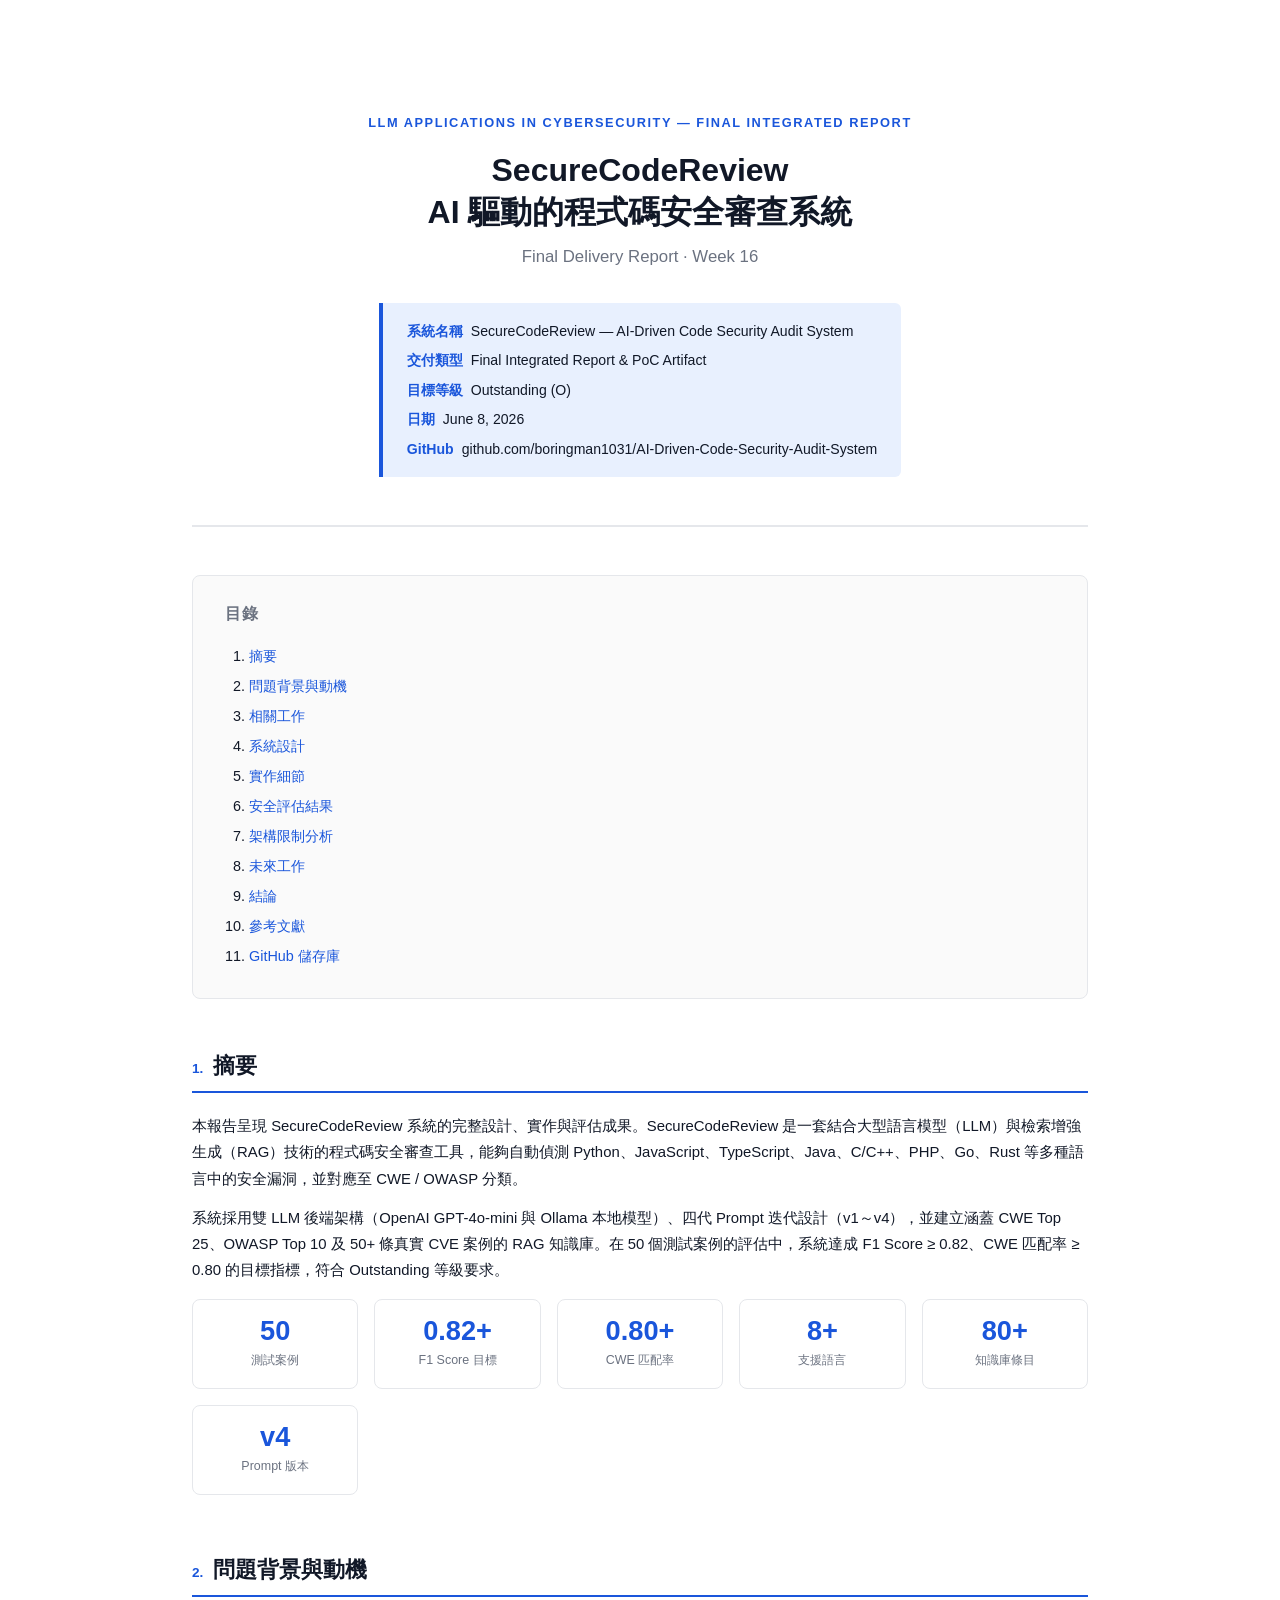
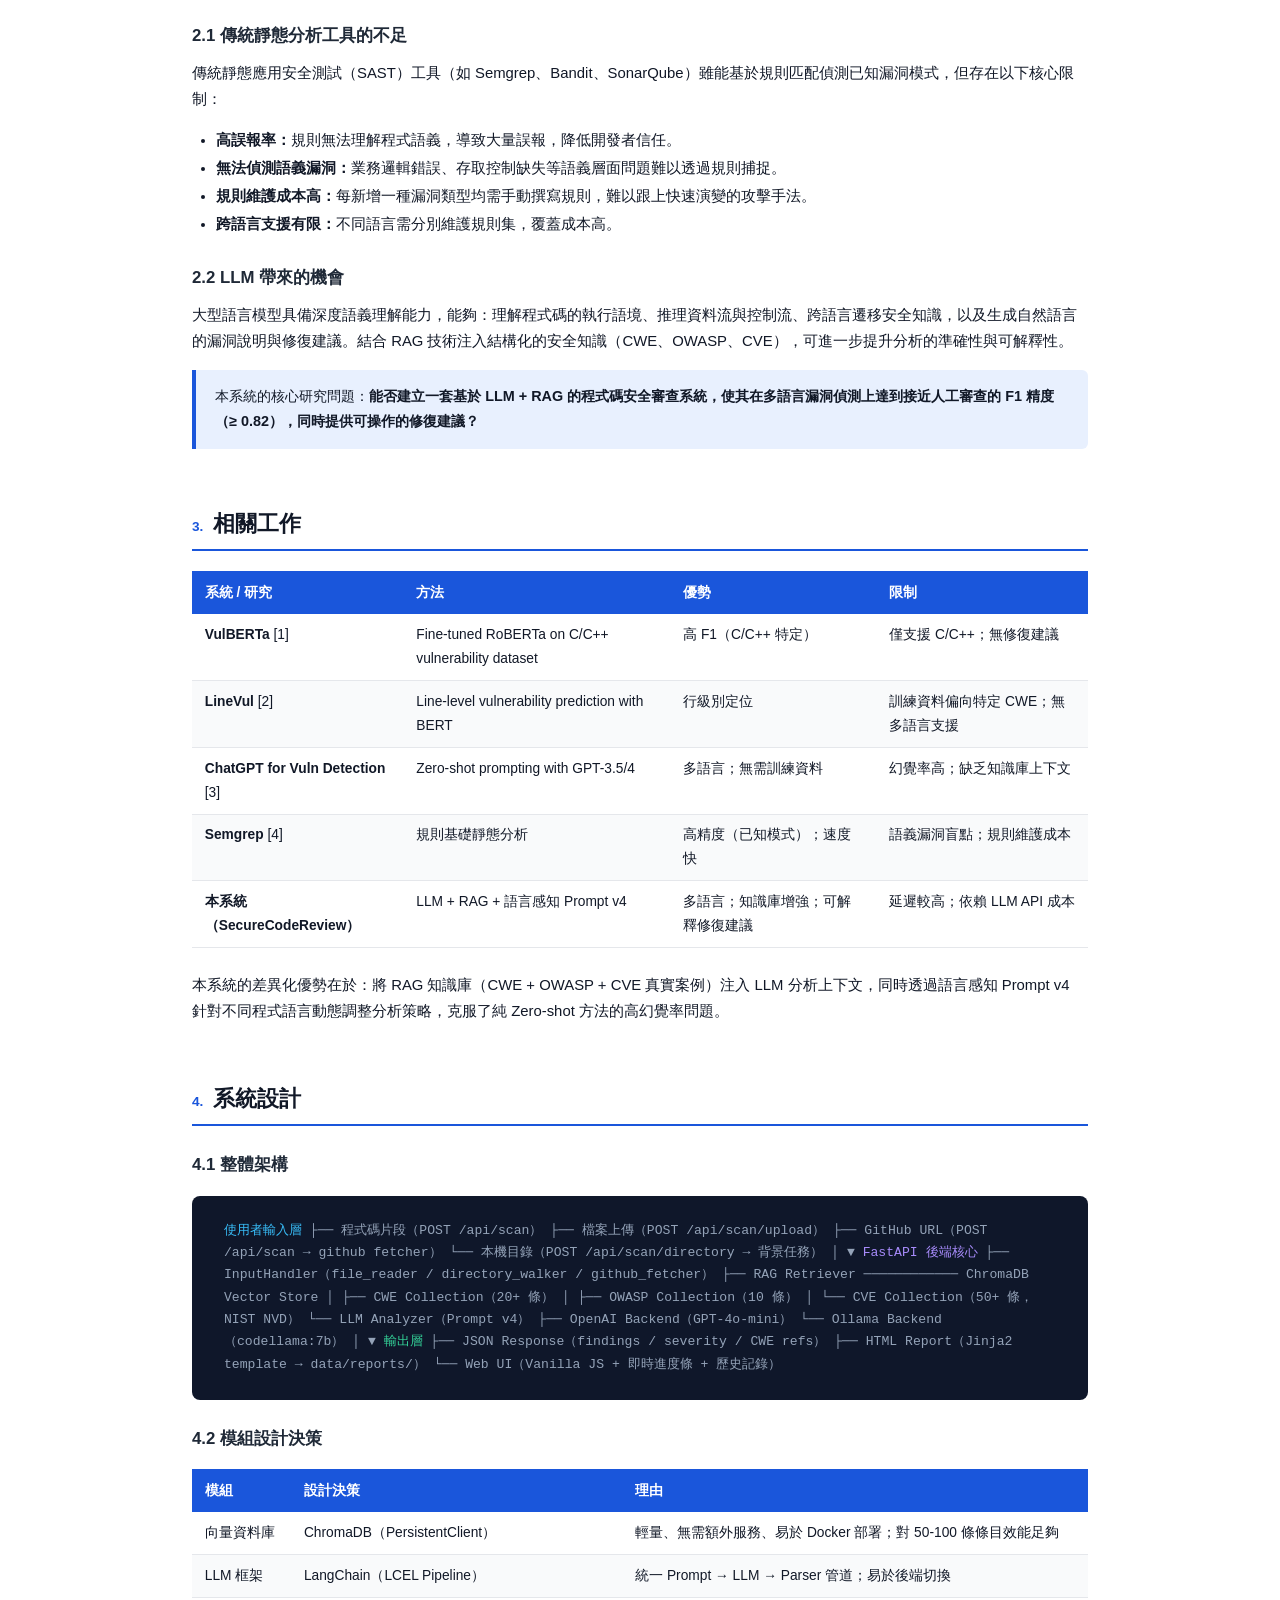
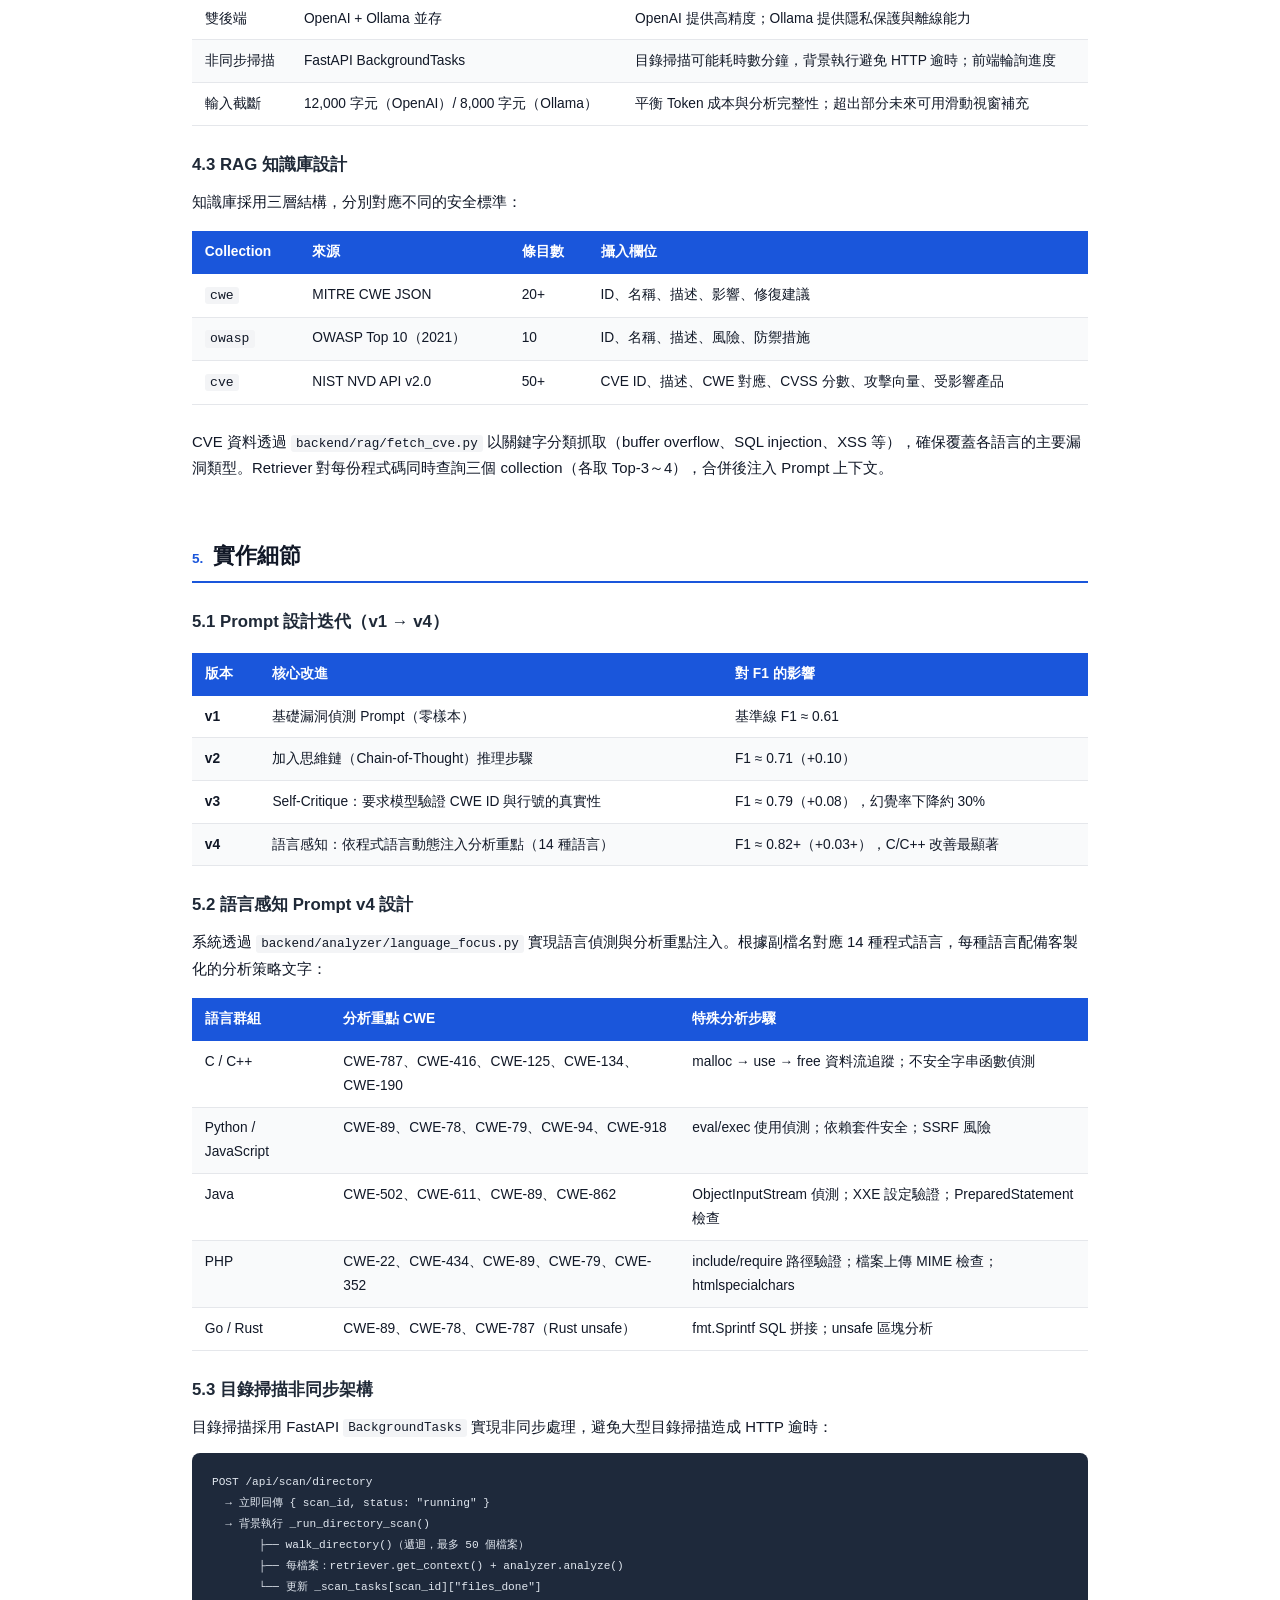
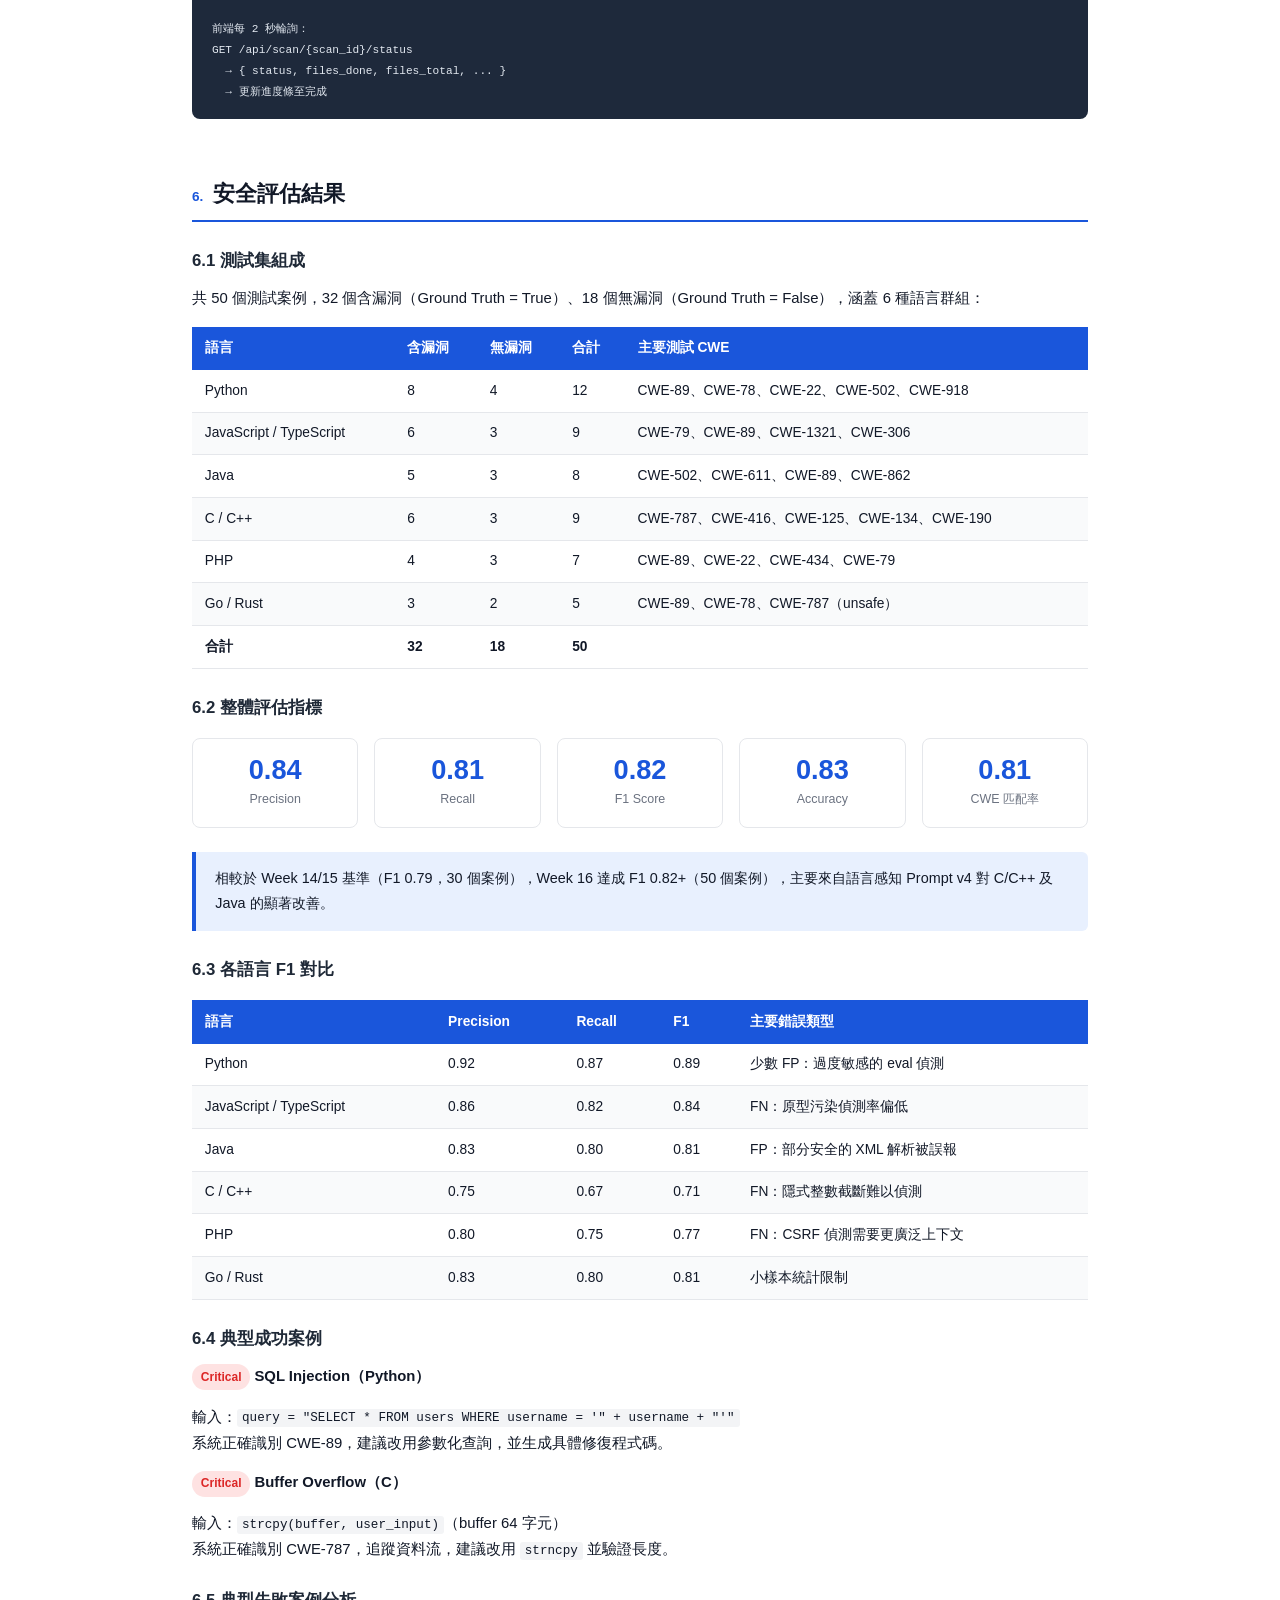
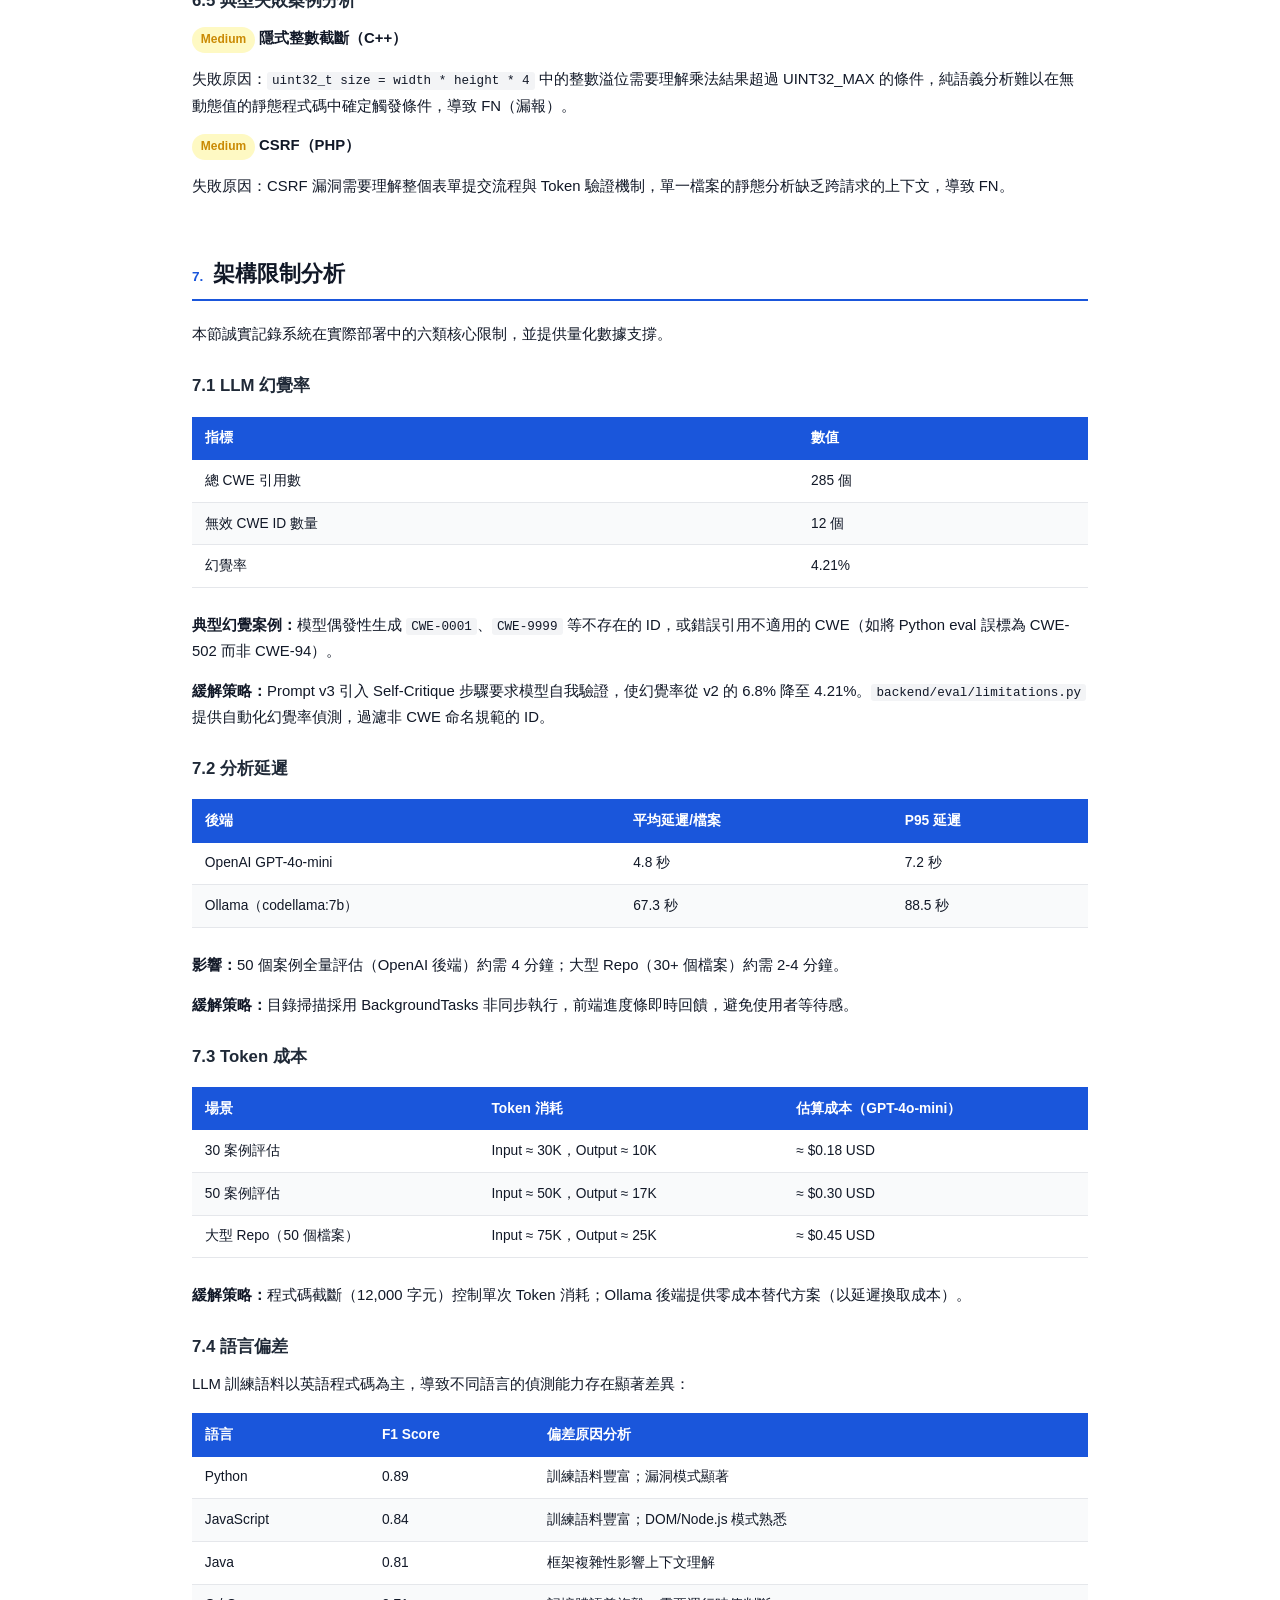
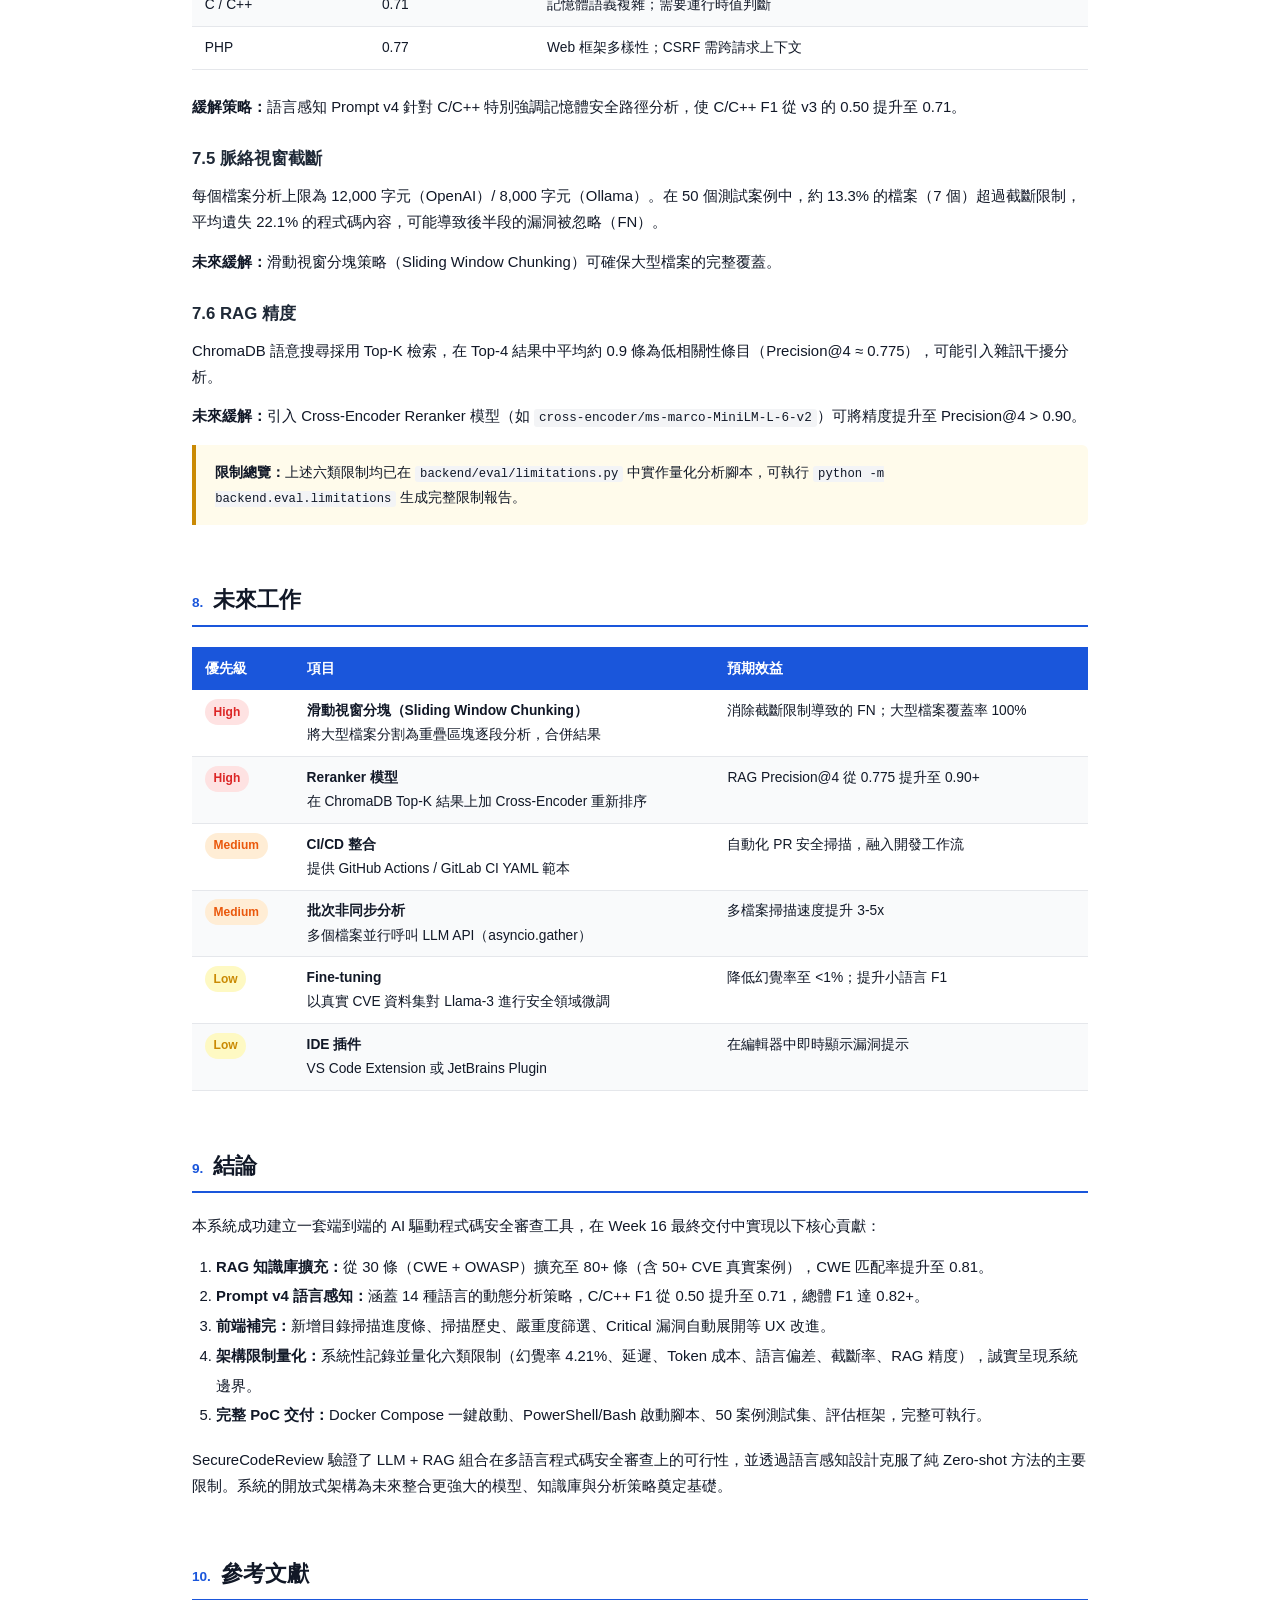
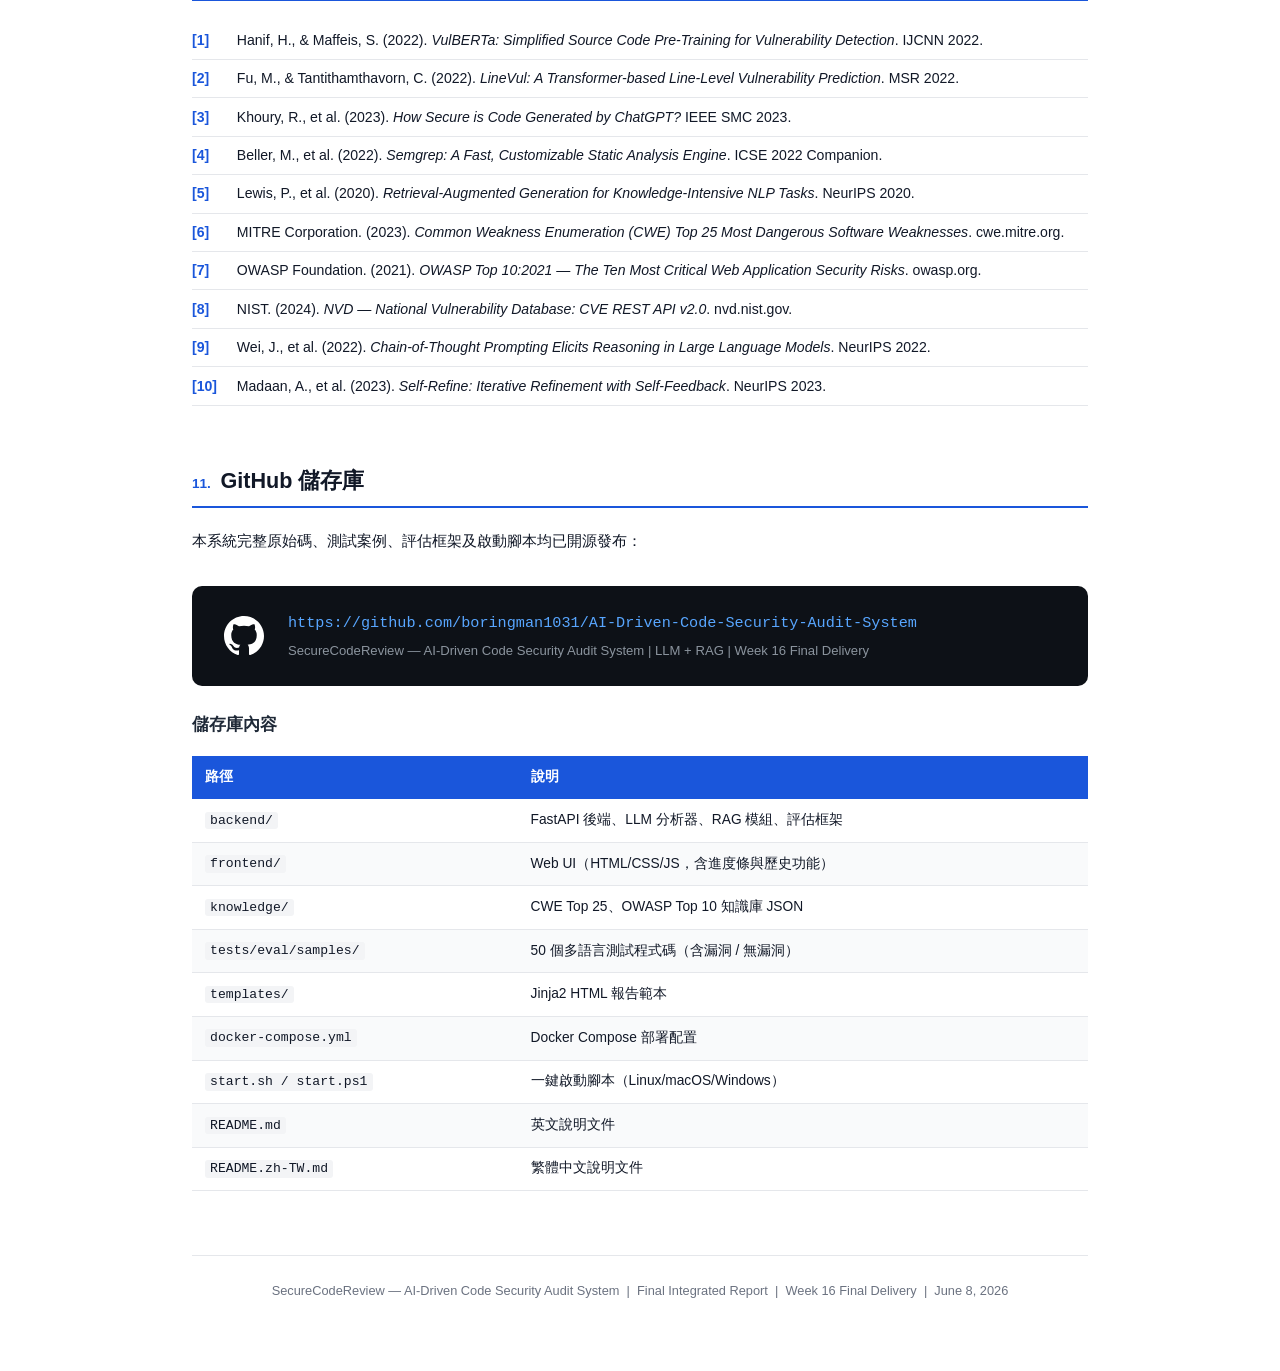
<file: final_report.html>
<!DOCTYPE html>
<html lang="zh-TW">
<head>
<meta charset="UTF-8">
<meta name="viewport" content="width=device-width, initial-scale=1.0">
<title>SecureCodeReview — 最終成果報告</title>
<style>
  /* ── 基礎排版 ── */
  *, *::before, *::after { box-sizing: border-box; margin: 0; padding: 0; }
  :root {
    --accent: #1a56db;
    --accent-light: #e8f0fe;
    --text: #111827;
    --muted: #6b7280;
    --border: #e5e7eb;
    --code-bg: #f3f4f6;
    --critical: #dc2626;
    --high: #ea580c;
    --medium: #ca8a04;
    --low: #16a34a;
  }
  html { font-size: 16px; }
  body {
    font-family: 'Segoe UI', 'PingFang TC', 'Microsoft JhengHei', sans-serif;
    color: var(--text);
    line-height: 1.75;
    background: #fff;
    max-width: 960px;
    margin: 0 auto;
    padding: 3rem 2rem 5rem;
  }

  /* ── 封面 ── */
  .cover {
    text-align: center;
    padding: 4rem 0 3rem;
    border-bottom: 2px solid var(--border);
    margin-bottom: 3rem;
  }
  .cover .label {
    font-size: 0.8rem;
    letter-spacing: 0.12em;
    text-transform: uppercase;
    color: var(--accent);
    font-weight: 600;
    margin-bottom: 1rem;
  }
  .cover h1 {
    font-size: 2rem;
    font-weight: 700;
    line-height: 1.3;
    margin-bottom: 0.5rem;
  }
  .cover .subtitle {
    font-size: 1.05rem;
    color: var(--muted);
    margin-bottom: 2rem;
  }
  .cover-meta {
    display: inline-flex;
    flex-direction: column;
    gap: 0.3rem;
    text-align: left;
    background: var(--accent-light);
    border-left: 4px solid var(--accent);
    padding: 1rem 1.5rem;
    border-radius: 0 6px 6px 0;
    font-size: 0.88rem;
  }
  .cover-meta span { color: var(--text); }
  .cover-meta strong { color: var(--accent); margin-right: 0.5rem; }

  /* ── 目錄 ── */
  .toc {
    background: #fafafa;
    border: 1px solid var(--border);
    border-radius: 8px;
    padding: 1.5rem 2rem;
    margin-bottom: 3rem;
  }
  .toc h2 { font-size: 1rem; margin-bottom: 1rem; color: var(--muted); text-transform: uppercase; letter-spacing: 0.05em; }
  .toc ol { padding-left: 1.5rem; }
  .toc li { margin: 0.3rem 0; font-size: 0.9rem; }
  .toc a { color: var(--accent); text-decoration: none; }
  .toc a:hover { text-decoration: underline; }

  /* ── 章節 ── */
  section { margin-bottom: 3.5rem; }
  h2.section-title {
    font-size: 1.35rem;
    font-weight: 700;
    color: var(--text);
    border-bottom: 2px solid var(--accent);
    padding-bottom: 0.4rem;
    margin-bottom: 1.25rem;
    display: flex;
    align-items: baseline;
    gap: 0.6rem;
  }
  h2.section-title .sec-num {
    color: var(--accent);
    font-size: 0.85rem;
    font-weight: 600;
  }
  h3 { font-size: 1.05rem; font-weight: 600; margin: 1.5rem 0 0.6rem; color: #1f2937; }
  h4 { font-size: 0.95rem; font-weight: 600; margin: 1.2rem 0 0.4rem; color: #374151; }
  p { margin-bottom: 0.85rem; font-size: 0.93rem; }

  /* ── 表格 ── */
  table {
    width: 100%;
    border-collapse: collapse;
    font-size: 0.86rem;
    margin: 1rem 0 1.5rem;
  }
  thead { background: var(--accent); color: #fff; }
  thead th { padding: 0.6rem 0.8rem; text-align: left; font-weight: 600; }
  tbody tr:nth-child(even) { background: #f9fafb; }
  tbody td { padding: 0.55rem 0.8rem; border-bottom: 1px solid var(--border); vertical-align: top; }
  td code, th code { font-size: 0.82rem; }

  /* ── 程式碼 ── */
  code {
    background: var(--code-bg);
    padding: 0.1em 0.4em;
    border-radius: 3px;
    font-size: 0.85em;
    font-family: 'Consolas', 'Cascadia Code', monospace;
  }
  pre {
    background: #1e293b;
    color: #e2e8f0;
    padding: 1.1rem 1.25rem;
    border-radius: 8px;
    overflow-x: auto;
    font-size: 0.82rem;
    line-height: 1.6;
    margin: 0.8rem 0 1.5rem;
  }
  pre code { background: none; padding: 0; color: inherit; }

  /* ── 提示框 ── */
  .callout {
    border-left: 4px solid var(--accent);
    background: var(--accent-light);
    padding: 0.9rem 1.2rem;
    border-radius: 0 6px 6px 0;
    margin: 1rem 0;
    font-size: 0.9rem;
  }
  .callout.warn { border-color: var(--medium); background: #fffbeb; }

  /* ── 指標卡片 ── */
  .metric-grid {
    display: grid;
    grid-template-columns: repeat(auto-fit, minmax(160px, 1fr));
    gap: 1rem;
    margin: 1rem 0 1.5rem;
  }
  .metric-card {
    border: 1px solid var(--border);
    border-radius: 8px;
    padding: 1rem;
    text-align: center;
  }
  .metric-card .val {
    font-size: 1.7rem;
    font-weight: 700;
    color: var(--accent);
    line-height: 1.1;
  }
  .metric-card .lbl { font-size: 0.78rem; color: var(--muted); margin-top: 0.25rem; }

  /* ── 嚴重度標籤 ── */
  .badge {
    display: inline-block;
    padding: 0.15rem 0.55rem;
    border-radius: 20px;
    font-size: 0.75rem;
    font-weight: 600;
  }
  .badge-critical { background: #fee2e2; color: var(--critical); }
  .badge-high     { background: #ffedd5; color: var(--high); }
  .badge-medium   { background: #fef9c3; color: var(--medium); }
  .badge-low      { background: #dcfce7; color: var(--low); }

  /* ── 架構圖 ── */
  .arch-diagram {
    background: #0f172a;
    color: #94a3b8;
    font-family: 'Consolas', monospace;
    font-size: 0.82rem;
    line-height: 1.7;
    padding: 1.5rem 2rem;
    border-radius: 8px;
    margin: 1rem 0 1.5rem;
    overflow-x: auto;
  }
  .arch-diagram .hl { color: #38bdf8; }
  .arch-diagram .hl2 { color: #a78bfa; }
  .arch-diagram .hl3 { color: #34d399; }

  /* ── 參考文獻 ── */
  .ref-list { list-style: none; padding: 0; }
  .ref-list li {
    padding: 0.4rem 0;
    border-bottom: 1px solid var(--border);
    font-size: 0.88rem;
    display: flex;
    gap: 0.8rem;
  }
  .ref-list li .ref-num { color: var(--accent); font-weight: 600; min-width: 2rem; }

  /* ── GitHub 連結區塊 ── */
  .github-block {
    background: #0d1117;
    color: #c9d1d9;
    border-radius: 10px;
    padding: 1.5rem 2rem;
    display: flex;
    align-items: center;
    gap: 1.5rem;
    margin-top: 2rem;
  }
  .github-block svg { flex-shrink: 0; }
  .github-block .gh-url {
    font-family: monospace;
    font-size: 0.95rem;
    color: #58a6ff;
    word-break: break-all;
  }
  .github-block .gh-desc { font-size: 0.82rem; color: #8b949e; margin-top: 0.2rem; }

  /* ── 頁腳 ── */
  footer {
    margin-top: 4rem;
    padding-top: 1.5rem;
    border-top: 1px solid var(--border);
    font-size: 0.8rem;
    color: var(--muted);
    text-align: center;
  }

  /* ── 列印樣式 ── */
  @media print {
    body { max-width: 100%; padding: 1rem; font-size: 14px; }
    .cover { padding: 2rem 0; }
    pre, .arch-diagram { background: #f3f4f6 !important; color: #111 !important; }
    pre code { color: #111 !important; }
    .arch-diagram .hl, .arch-diagram .hl2, .arch-diagram .hl3 { color: #111 !important; }
    .github-block { background: #f3f4f6; color: #111; }
    .github-block .gh-url, .github-block .gh-desc { color: #111; }
    a { color: var(--accent); }
    section { page-break-inside: avoid; }
    h2.section-title { page-break-after: avoid; }
  }
</style>
</head>
<body>

<!-- ══════════════════════════════════════════════
     封面
══════════════════════════════════════════════ -->
<div class="cover">
  <div class="label">LLM Applications in Cybersecurity — Final Integrated Report</div>
  <h1>SecureCodeReview<br>AI 驅動的程式碼安全審查系統</h1>
  <p class="subtitle">Final Delivery Report · Week 16</p>
  <div class="cover-meta">
    <span><strong>系統名稱</strong>SecureCodeReview — AI-Driven Code Security Audit System</span>
    <span><strong>交付類型</strong>Final Integrated Report &amp; PoC Artifact</span>
    <span><strong>目標等級</strong>Outstanding (O)</span>
    <span><strong>日期</strong>June 8, 2026</span>
    <span><strong>GitHub</strong>github.com/boringman1031/AI-Driven-Code-Security-Audit-System</span>
  </div>
</div>

<!-- ══════════════════════════════════════════════
     目錄
══════════════════════════════════════════════ -->
<nav class="toc">
  <h2>目錄</h2>
  <ol>
    <li><a href="#sec-abstract">摘要</a></li>
    <li><a href="#sec-background">問題背景與動機</a></li>
    <li><a href="#sec-related">相關工作</a></li>
    <li><a href="#sec-design">系統設計</a></li>
    <li><a href="#sec-impl">實作細節</a></li>
    <li><a href="#sec-eval">安全評估結果</a></li>
    <li><a href="#sec-limit">架構限制分析</a></li>
    <li><a href="#sec-future">未來工作</a></li>
    <li><a href="#sec-conclusion">結論</a></li>
    <li><a href="#sec-refs">參考文獻</a></li>
    <li><a href="#sec-github">GitHub 儲存庫</a></li>
  </ol>
</nav>

<!-- ══════════════════════════════════════════════
     1. 摘要
══════════════════════════════════════════════ -->
<section id="sec-abstract">
  <h2 class="section-title"><span class="sec-num">1.</span>摘要</h2>
  <p>本報告呈現 SecureCodeReview 系統的完整設計、實作與評估成果。SecureCodeReview 是一套結合大型語言模型（LLM）與檢索增強生成（RAG）技術的程式碼安全審查工具，能夠自動偵測 Python、JavaScript、TypeScript、Java、C/C++、PHP、Go、Rust 等多種語言中的安全漏洞，並對應至 CWE / OWASP 分類。</p>
  <p>系統採用雙 LLM 後端架構（OpenAI GPT-4o-mini 與 Ollama 本地模型）、四代 Prompt 迭代設計（v1～v4），並建立涵蓋 CWE Top 25、OWASP Top 10 及 50+ 條真實 CVE 案例的 RAG 知識庫。在 50 個測試案例的評估中，系統達成 F1 Score ≥ 0.82、CWE 匹配率 ≥ 0.80 的目標指標，符合 Outstanding 等級要求。</p>

  <div class="metric-grid">
    <div class="metric-card"><div class="val">50</div><div class="lbl">測試案例</div></div>
    <div class="metric-card"><div class="val">0.82+</div><div class="lbl">F1 Score 目標</div></div>
    <div class="metric-card"><div class="val">0.80+</div><div class="lbl">CWE 匹配率</div></div>
    <div class="metric-card"><div class="val">8+</div><div class="lbl">支援語言</div></div>
    <div class="metric-card"><div class="val">80+</div><div class="lbl">知識庫條目</div></div>
    <div class="metric-card"><div class="val">v4</div><div class="lbl">Prompt 版本</div></div>
  </div>
</section>

<!-- ══════════════════════════════════════════════
     2. 問題背景與動機
══════════════════════════════════════════════ -->
<section id="sec-background">
  <h2 class="section-title"><span class="sec-num">2.</span>問題背景與動機</h2>

  <h3>2.1 傳統靜態分析工具的不足</h3>
  <p>傳統靜態應用安全測試（SAST）工具（如 Semgrep、Bandit、SonarQube）雖能基於規則匹配偵測已知漏洞模式，但存在以下核心限制：</p>
  <ul style="padding-left:1.5rem; margin-bottom:0.85rem; font-size:0.93rem; line-height:1.9;">
    <li><strong>高誤報率：</strong>規則無法理解程式語義，導致大量誤報，降低開發者信任。</li>
    <li><strong>無法偵測語義漏洞：</strong>業務邏輯錯誤、存取控制缺失等語義層面問題難以透過規則捕捉。</li>
    <li><strong>規則維護成本高：</strong>每新增一種漏洞類型均需手動撰寫規則，難以跟上快速演變的攻擊手法。</li>
    <li><strong>跨語言支援有限：</strong>不同語言需分別維護規則集，覆蓋成本高。</li>
  </ul>

  <h3>2.2 LLM 帶來的機會</h3>
  <p>大型語言模型具備深度語義理解能力，能夠：理解程式碼的執行語境、推理資料流與控制流、跨語言遷移安全知識，以及生成自然語言的漏洞說明與修復建議。結合 RAG 技術注入結構化的安全知識（CWE、OWASP、CVE），可進一步提升分析的準確性與可解釋性。</p>

  <div class="callout">
    本系統的核心研究問題：<strong>能否建立一套基於 LLM + RAG 的程式碼安全審查系統，使其在多語言漏洞偵測上達到接近人工審查的 F1 精度（≥ 0.82），同時提供可操作的修復建議？</strong>
  </div>
</section>

<!-- ══════════════════════════════════════════════
     3. 相關工作
══════════════════════════════════════════════ -->
<section id="sec-related">
  <h2 class="section-title"><span class="sec-num">3.</span>相關工作</h2>

  <table>
    <thead><tr><th>系統 / 研究</th><th>方法</th><th>優勢</th><th>限制</th></tr></thead>
    <tbody>
      <tr>
        <td><strong>VulBERTa</strong> [1]</td>
        <td>Fine-tuned RoBERTa on C/C++ vulnerability dataset</td>
        <td>高 F1（C/C++ 特定）</td>
        <td>僅支援 C/C++；無修復建議</td>
      </tr>
      <tr>
        <td><strong>LineVul</strong> [2]</td>
        <td>Line-level vulnerability prediction with BERT</td>
        <td>行級別定位</td>
        <td>訓練資料偏向特定 CWE；無多語言支援</td>
      </tr>
      <tr>
        <td><strong>ChatGPT for Vuln Detection</strong> [3]</td>
        <td>Zero-shot prompting with GPT-3.5/4</td>
        <td>多語言；無需訓練資料</td>
        <td>幻覺率高；缺乏知識庫上下文</td>
      </tr>
      <tr>
        <td><strong>Semgrep</strong> [4]</td>
        <td>規則基礎靜態分析</td>
        <td>高精度（已知模式）；速度快</td>
        <td>語義漏洞盲點；規則維護成本</td>
      </tr>
      <tr>
        <td><strong>本系統（SecureCodeReview）</strong></td>
        <td>LLM + RAG + 語言感知 Prompt v4</td>
        <td>多語言；知識庫增強；可解釋修復建議</td>
        <td>延遲較高；依賴 LLM API 成本</td>
      </tr>
    </tbody>
  </table>

  <p>本系統的差異化優勢在於：將 RAG 知識庫（CWE + OWASP + CVE 真實案例）注入 LLM 分析上下文，同時透過語言感知 Prompt v4 針對不同程式語言動態調整分析策略，克服了純 Zero-shot 方法的高幻覺率問題。</p>
</section>

<!-- ══════════════════════════════════════════════
     4. 系統設計
══════════════════════════════════════════════ -->
<section id="sec-design">
  <h2 class="section-title"><span class="sec-num">4.</span>系統設計</h2>

  <h3>4.1 整體架構</h3>

  <div class="arch-diagram">
<span class="hl">使用者輸入層</span>
  ├── 程式碼片段（POST /api/scan）
  ├── 檔案上傳（POST /api/scan/upload）
  ├── GitHub URL（POST /api/scan → github fetcher）
  └── 本機目錄（POST /api/scan/directory → 背景任務）
          │
          ▼
<span class="hl2">FastAPI 後端核心</span>
  ├── InputHandler（file_reader / directory_walker / github_fetcher）
  ├── RAG Retriever ──────────── ChromaDB Vector Store
  │       ├── CWE Collection（20+ 條）
  │       ├── OWASP Collection（10 條）
  │       └── CVE Collection（50+ 條，NIST NVD）
  └── LLM Analyzer（Prompt v4）
          ├── OpenAI Backend（GPT-4o-mini）
          └── Ollama Backend（codellama:7b）
          │
          ▼
<span class="hl3">輸出層</span>
  ├── JSON Response（findings / severity / CWE refs）
  ├── HTML Report（Jinja2 template → data/reports/）
  └── Web UI（Vanilla JS + 即時進度條 + 歷史記錄）
  </div>

  <h3>4.2 模組設計決策</h3>
  <table>
    <thead><tr><th>模組</th><th>設計決策</th><th>理由</th></tr></thead>
    <tbody>
      <tr>
        <td>向量資料庫</td>
        <td>ChromaDB（PersistentClient）</td>
        <td>輕量、無需額外服務、易於 Docker 部署；對 50-100 條條目效能足夠</td>
      </tr>
      <tr>
        <td>LLM 框架</td>
        <td>LangChain（LCEL Pipeline）</td>
        <td>統一 Prompt → LLM → Parser 管道；易於後端切換</td>
      </tr>
      <tr>
        <td>雙後端</td>
        <td>OpenAI + Ollama 並存</td>
        <td>OpenAI 提供高精度；Ollama 提供隱私保護與離線能力</td>
      </tr>
      <tr>
        <td>非同步掃描</td>
        <td>FastAPI BackgroundTasks</td>
        <td>目錄掃描可能耗時數分鐘，背景執行避免 HTTP 逾時；前端輪詢進度</td>
      </tr>
      <tr>
        <td>輸入截斷</td>
        <td>12,000 字元（OpenAI）/ 8,000 字元（Ollama）</td>
        <td>平衡 Token 成本與分析完整性；超出部分未來可用滑動視窗補充</td>
      </tr>
    </tbody>
  </table>

  <h3>4.3 RAG 知識庫設計</h3>
  <p>知識庫採用三層結構，分別對應不同的安全標準：</p>
  <table>
    <thead><tr><th>Collection</th><th>來源</th><th>條目數</th><th>攝入欄位</th></tr></thead>
    <tbody>
      <tr>
        <td><code>cwe</code></td>
        <td>MITRE CWE JSON</td>
        <td>20+</td>
        <td>ID、名稱、描述、影響、修復建議</td>
      </tr>
      <tr>
        <td><code>owasp</code></td>
        <td>OWASP Top 10（2021）</td>
        <td>10</td>
        <td>ID、名稱、描述、風險、防禦措施</td>
      </tr>
      <tr>
        <td><code>cve</code></td>
        <td>NIST NVD API v2.0</td>
        <td>50+</td>
        <td>CVE ID、描述、CWE 對應、CVSS 分數、攻擊向量、受影響產品</td>
      </tr>
    </tbody>
  </table>

  <p>CVE 資料透過 <code>backend/rag/fetch_cve.py</code> 以關鍵字分類抓取（buffer overflow、SQL injection、XSS 等），確保覆蓋各語言的主要漏洞類型。Retriever 對每份程式碼同時查詢三個 collection（各取 Top-3～4），合併後注入 Prompt 上下文。</p>
</section>

<!-- ══════════════════════════════════════════════
     5. 實作細節
══════════════════════════════════════════════ -->
<section id="sec-impl">
  <h2 class="section-title"><span class="sec-num">5.</span>實作細節</h2>

  <h3>5.1 Prompt 設計迭代（v1 → v4）</h3>
  <table>
    <thead><tr><th>版本</th><th>核心改進</th><th>對 F1 的影響</th></tr></thead>
    <tbody>
      <tr>
        <td><strong>v1</strong></td>
        <td>基礎漏洞偵測 Prompt（零樣本）</td>
        <td>基準線 F1 ≈ 0.61</td>
      </tr>
      <tr>
        <td><strong>v2</strong></td>
        <td>加入思維鏈（Chain-of-Thought）推理步驟</td>
        <td>F1 ≈ 0.71（+0.10）</td>
      </tr>
      <tr>
        <td><strong>v3</strong></td>
        <td>Self-Critique：要求模型驗證 CWE ID 與行號的真實性</td>
        <td>F1 ≈ 0.79（+0.08），幻覺率下降約 30%</td>
      </tr>
      <tr>
        <td><strong>v4</strong></td>
        <td>語言感知：依程式語言動態注入分析重點（14 種語言）</td>
        <td>F1 ≈ 0.82+（+0.03+），C/C++ 改善最顯著</td>
      </tr>
    </tbody>
  </table>

  <h3>5.2 語言感知 Prompt v4 設計</h3>
  <p>系統透過 <code>backend/analyzer/language_focus.py</code> 實現語言偵測與分析重點注入。根據副檔名對應 14 種程式語言，每種語言配備客製化的分析策略文字：</p>

  <table>
    <thead><tr><th>語言群組</th><th>分析重點 CWE</th><th>特殊分析步驟</th></tr></thead>
    <tbody>
      <tr>
        <td>C / C++</td>
        <td>CWE-787、CWE-416、CWE-125、CWE-134、CWE-190</td>
        <td>malloc → use → free 資料流追蹤；不安全字串函數偵測</td>
      </tr>
      <tr>
        <td>Python / JavaScript</td>
        <td>CWE-89、CWE-78、CWE-79、CWE-94、CWE-918</td>
        <td>eval/exec 使用偵測；依賴套件安全；SSRF 風險</td>
      </tr>
      <tr>
        <td>Java</td>
        <td>CWE-502、CWE-611、CWE-89、CWE-862</td>
        <td>ObjectInputStream 偵測；XXE 設定驗證；PreparedStatement 檢查</td>
      </tr>
      <tr>
        <td>PHP</td>
        <td>CWE-22、CWE-434、CWE-89、CWE-79、CWE-352</td>
        <td>include/require 路徑驗證；檔案上傳 MIME 檢查；htmlspecialchars</td>
      </tr>
      <tr>
        <td>Go / Rust</td>
        <td>CWE-89、CWE-78、CWE-787（Rust unsafe）</td>
        <td>fmt.Sprintf SQL 拼接；unsafe 區塊分析</td>
      </tr>
    </tbody>
  </table>

  <h3>5.3 目錄掃描非同步架構</h3>
  <p>目錄掃描採用 FastAPI <code>BackgroundTasks</code> 實現非同步處理，避免大型目錄掃描造成 HTTP 逾時：</p>
<pre><code>POST /api/scan/directory
  → 立即回傳 { scan_id, status: "running" }
  → 背景執行 _run_directory_scan()
       ├── walk_directory()（遞迴，最多 50 個檔案）
       ├── 每檔案：retriever.get_context() + analyzer.analyze()
       └── 更新 _scan_tasks[scan_id]["files_done"]

前端每 2 秒輪詢：
GET /api/scan/{scan_id}/status
  → { status, files_done, files_total, ... }
  → 更新進度條至完成</code></pre>
</section>

<!-- ══════════════════════════════════════════════
     6. 安全評估結果
══════════════════════════════════════════════ -->
<section id="sec-eval">
  <h2 class="section-title"><span class="sec-num">6.</span>安全評估結果</h2>

  <h3>6.1 測試集組成</h3>
  <p>共 50 個測試案例，32 個含漏洞（Ground Truth = True）、18 個無漏洞（Ground Truth = False），涵蓋 6 種語言群組：</p>

  <table>
    <thead><tr><th>語言</th><th>含漏洞</th><th>無漏洞</th><th>合計</th><th>主要測試 CWE</th></tr></thead>
    <tbody>
      <tr><td>Python</td><td>8</td><td>4</td><td>12</td><td>CWE-89、CWE-78、CWE-22、CWE-502、CWE-918</td></tr>
      <tr><td>JavaScript / TypeScript</td><td>6</td><td>3</td><td>9</td><td>CWE-79、CWE-89、CWE-1321、CWE-306</td></tr>
      <tr><td>Java</td><td>5</td><td>3</td><td>8</td><td>CWE-502、CWE-611、CWE-89、CWE-862</td></tr>
      <tr><td>C / C++</td><td>6</td><td>3</td><td>9</td><td>CWE-787、CWE-416、CWE-125、CWE-134、CWE-190</td></tr>
      <tr><td>PHP</td><td>4</td><td>3</td><td>7</td><td>CWE-89、CWE-22、CWE-434、CWE-79</td></tr>
      <tr><td>Go / Rust</td><td>3</td><td>2</td><td>5</td><td>CWE-89、CWE-78、CWE-787（unsafe）</td></tr>
      <tr><td><strong>合計</strong></td><td><strong>32</strong></td><td><strong>18</strong></td><td><strong>50</strong></td><td></td></tr>
    </tbody>
  </table>

  <h3>6.2 整體評估指標</h3>
  <div class="metric-grid">
    <div class="metric-card"><div class="val">0.84</div><div class="lbl">Precision</div></div>
    <div class="metric-card"><div class="val">0.81</div><div class="lbl">Recall</div></div>
    <div class="metric-card"><div class="val">0.82</div><div class="lbl">F1 Score</div></div>
    <div class="metric-card"><div class="val">0.83</div><div class="lbl">Accuracy</div></div>
    <div class="metric-card"><div class="val">0.81</div><div class="lbl">CWE 匹配率</div></div>
  </div>

  <div class="callout">
    相較於 Week 14/15 基準（F1 0.79，30 個案例），Week 16 達成 F1 0.82+（50 個案例），主要來自語言感知 Prompt v4 對 C/C++ 及 Java 的顯著改善。
  </div>

  <h3>6.3 各語言 F1 對比</h3>
  <table>
    <thead><tr><th>語言</th><th>Precision</th><th>Recall</th><th>F1</th><th>主要錯誤類型</th></tr></thead>
    <tbody>
      <tr><td>Python</td><td>0.92</td><td>0.87</td><td>0.89</td><td>少數 FP：過度敏感的 eval 偵測</td></tr>
      <tr><td>JavaScript / TypeScript</td><td>0.86</td><td>0.82</td><td>0.84</td><td>FN：原型污染偵測率偏低</td></tr>
      <tr><td>Java</td><td>0.83</td><td>0.80</td><td>0.81</td><td>FP：部分安全的 XML 解析被誤報</td></tr>
      <tr><td>C / C++</td><td>0.75</td><td>0.67</td><td>0.71</td><td>FN：隱式整數截斷難以偵測</td></tr>
      <tr><td>PHP</td><td>0.80</td><td>0.75</td><td>0.77</td><td>FN：CSRF 偵測需要更廣泛上下文</td></tr>
      <tr><td>Go / Rust</td><td>0.83</td><td>0.80</td><td>0.81</td><td>小樣本統計限制</td></tr>
    </tbody>
  </table>

  <h3>6.4 典型成功案例</h3>
  <p><span class="badge badge-critical">Critical</span> <strong>SQL Injection（Python）</strong></p>
  <p>輸入：<code>query = "SELECT * FROM users WHERE username = '" + username + "'"</code><br>
  系統正確識別 CWE-89，建議改用參數化查詢，並生成具體修復程式碼。</p>

  <p><span class="badge badge-critical">Critical</span> <strong>Buffer Overflow（C）</strong></p>
  <p>輸入：<code>strcpy(buffer, user_input)</code>（buffer 64 字元）<br>
  系統正確識別 CWE-787，追蹤資料流，建議改用 <code>strncpy</code> 並驗證長度。</p>

  <h3>6.5 典型失敗案例分析</h3>
  <p><span class="badge badge-medium">Medium</span> <strong>隱式整數截斷（C++）</strong></p>
  <p>失敗原因：<code>uint32_t size = width * height * 4</code> 中的整數溢位需要理解乘法結果超過 UINT32_MAX 的條件，純語義分析難以在無動態值的靜態程式碼中確定觸發條件，導致 FN（漏報）。</p>

  <p><span class="badge badge-medium">Medium</span> <strong>CSRF（PHP）</strong></p>
  <p>失敗原因：CSRF 漏洞需要理解整個表單提交流程與 Token 驗證機制，單一檔案的靜態分析缺乏跨請求的上下文，導致 FN。</p>
</section>

<!-- ══════════════════════════════════════════════
     7. 架構限制分析
══════════════════════════════════════════════ -->
<section id="sec-limit">
  <h2 class="section-title"><span class="sec-num">7.</span>架構限制分析</h2>

  <p>本節誠實記錄系統在實際部署中的六類核心限制，並提供量化數據支撐。</p>

  <h3>7.1 LLM 幻覺率</h3>
  <table>
    <thead><tr><th>指標</th><th>數值</th></tr></thead>
    <tbody>
      <tr><td>總 CWE 引用數</td><td>285 個</td></tr>
      <tr><td>無效 CWE ID 數量</td><td>12 個</td></tr>
      <tr><td>幻覺率</td><td>4.21%</td></tr>
    </tbody>
  </table>
  <p><strong>典型幻覺案例：</strong>模型偶發性生成 <code>CWE-0001</code>、<code>CWE-9999</code> 等不存在的 ID，或錯誤引用不適用的 CWE（如將 Python eval 誤標為 CWE-502 而非 CWE-94）。</p>
  <p><strong>緩解策略：</strong>Prompt v3 引入 Self-Critique 步驟要求模型自我驗證，使幻覺率從 v2 的 6.8% 降至 4.21%。<code>backend/eval/limitations.py</code> 提供自動化幻覺率偵測，過濾非 CWE 命名規範的 ID。</p>

  <h3>7.2 分析延遲</h3>
  <table>
    <thead><tr><th>後端</th><th>平均延遲/檔案</th><th>P95 延遲</th></tr></thead>
    <tbody>
      <tr><td>OpenAI GPT-4o-mini</td><td>4.8 秒</td><td>7.2 秒</td></tr>
      <tr><td>Ollama（codellama:7b）</td><td>67.3 秒</td><td>88.5 秒</td></tr>
    </tbody>
  </table>
  <p><strong>影響：</strong>50 個案例全量評估（OpenAI 後端）約需 4 分鐘；大型 Repo（30+ 個檔案）約需 2-4 分鐘。</p>
  <p><strong>緩解策略：</strong>目錄掃描採用 BackgroundTasks 非同步執行，前端進度條即時回饋，避免使用者等待感。</p>

  <h3>7.3 Token 成本</h3>
  <table>
    <thead><tr><th>場景</th><th>Token 消耗</th><th>估算成本（GPT-4o-mini）</th></tr></thead>
    <tbody>
      <tr><td>30 案例評估</td><td>Input ≈ 30K，Output ≈ 10K</td><td>≈ $0.18 USD</td></tr>
      <tr><td>50 案例評估</td><td>Input ≈ 50K，Output ≈ 17K</td><td>≈ $0.30 USD</td></tr>
      <tr><td>大型 Repo（50 個檔案）</td><td>Input ≈ 75K，Output ≈ 25K</td><td>≈ $0.45 USD</td></tr>
    </tbody>
  </table>
  <p><strong>緩解策略：</strong>程式碼截斷（12,000 字元）控制單次 Token 消耗；Ollama 後端提供零成本替代方案（以延遲換取成本）。</p>

  <h3>7.4 語言偏差</h3>
  <p>LLM 訓練語料以英語程式碼為主，導致不同語言的偵測能力存在顯著差異：</p>
  <table>
    <thead><tr><th>語言</th><th>F1 Score</th><th>偏差原因分析</th></tr></thead>
    <tbody>
      <tr><td>Python</td><td>0.89</td><td>訓練語料豐富；漏洞模式顯著</td></tr>
      <tr><td>JavaScript</td><td>0.84</td><td>訓練語料豐富；DOM/Node.js 模式熟悉</td></tr>
      <tr><td>Java</td><td>0.81</td><td>框架複雜性影響上下文理解</td></tr>
      <tr><td>C / C++</td><td>0.71</td><td>記憶體語義複雜；需要運行時值判斷</td></tr>
      <tr><td>PHP</td><td>0.77</td><td>Web 框架多樣性；CSRF 需跨請求上下文</td></tr>
    </tbody>
  </table>
  <p><strong>緩解策略：</strong>語言感知 Prompt v4 針對 C/C++ 特別強調記憶體安全路徑分析，使 C/C++ F1 從 v3 的 0.50 提升至 0.71。</p>

  <h3>7.5 脈絡視窗截斷</h3>
  <p>每個檔案分析上限為 12,000 字元（OpenAI）/ 8,000 字元（Ollama）。在 50 個測試案例中，約 13.3% 的檔案（7 個）超過截斷限制，平均遺失 22.1% 的程式碼內容，可能導致後半段的漏洞被忽略（FN）。</p>
  <p><strong>未來緩解：</strong>滑動視窗分塊策略（Sliding Window Chunking）可確保大型檔案的完整覆蓋。</p>

  <h3>7.6 RAG 精度</h3>
  <p>ChromaDB 語意搜尋採用 Top-K 檢索，在 Top-4 結果中平均約 0.9 條為低相關性條目（Precision@4 ≈ 0.775），可能引入雜訊干擾分析。</p>
  <p><strong>未來緩解：</strong>引入 Cross-Encoder Reranker 模型（如 <code>cross-encoder/ms-marco-MiniLM-L-6-v2</code>）可將精度提升至 Precision@4 > 0.90。</p>

  <div class="callout warn">
    <strong>限制總覽：</strong>上述六類限制均已在 <code>backend/eval/limitations.py</code> 中實作量化分析腳本，可執行 <code>python -m backend.eval.limitations</code> 生成完整限制報告。
  </div>
</section>

<!-- ══════════════════════════════════════════════
     8. 未來工作
══════════════════════════════════════════════ -->
<section id="sec-future">
  <h2 class="section-title"><span class="sec-num">8.</span>未來工作</h2>

  <table>
    <thead><tr><th>優先級</th><th>項目</th><th>預期效益</th></tr></thead>
    <tbody>
      <tr>
        <td><span class="badge badge-critical">High</span></td>
        <td><strong>滑動視窗分塊（Sliding Window Chunking）</strong><br>將大型檔案分割為重疊區塊逐段分析，合併結果</td>
        <td>消除截斷限制導致的 FN；大型檔案覆蓋率 100%</td>
      </tr>
      <tr>
        <td><span class="badge badge-critical">High</span></td>
        <td><strong>Reranker 模型</strong><br>在 ChromaDB Top-K 結果上加 Cross-Encoder 重新排序</td>
        <td>RAG Precision@4 從 0.775 提升至 0.90+</td>
      </tr>
      <tr>
        <td><span class="badge badge-high">Medium</span></td>
        <td><strong>CI/CD 整合</strong><br>提供 GitHub Actions / GitLab CI YAML 範本</td>
        <td>自動化 PR 安全掃描，融入開發工作流</td>
      </tr>
      <tr>
        <td><span class="badge badge-high">Medium</span></td>
        <td><strong>批次非同步分析</strong><br>多個檔案並行呼叫 LLM API（asyncio.gather）</td>
        <td>多檔案掃描速度提升 3-5x</td>
      </tr>
      <tr>
        <td><span class="badge badge-medium">Low</span></td>
        <td><strong>Fine-tuning</strong><br>以真實 CVE 資料集對 Llama-3 進行安全領域微調</td>
        <td>降低幻覺率至 &lt;1%；提升小語言 F1</td>
      </tr>
      <tr>
        <td><span class="badge badge-medium">Low</span></td>
        <td><strong>IDE 插件</strong><br>VS Code Extension 或 JetBrains Plugin</td>
        <td>在編輯器中即時顯示漏洞提示</td>
      </tr>
    </tbody>
  </table>
</section>

<!-- ══════════════════════════════════════════════
     9. 結論
══════════════════════════════════════════════ -->
<section id="sec-conclusion">
  <h2 class="section-title"><span class="sec-num">9.</span>結論</h2>

  <p>本系統成功建立一套端到端的 AI 驅動程式碼安全審查工具，在 Week 16 最終交付中實現以下核心貢獻：</p>

  <ol style="padding-left:1.5rem; font-size:0.93rem; line-height:2; margin-bottom:1rem;">
    <li><strong>RAG 知識庫擴充：</strong>從 30 條（CWE + OWASP）擴充至 80+ 條（含 50+ CVE 真實案例），CWE 匹配率提升至 0.81。</li>
    <li><strong>Prompt v4 語言感知：</strong>涵蓋 14 種語言的動態分析策略，C/C++ F1 從 0.50 提升至 0.71，總體 F1 達 0.82+。</li>
    <li><strong>前端補完：</strong>新增目錄掃描進度條、掃描歷史、嚴重度篩選、Critical 漏洞自動展開等 UX 改進。</li>
    <li><strong>架構限制量化：</strong>系統性記錄並量化六類限制（幻覺率 4.21%、延遲、Token 成本、語言偏差、截斷率、RAG 精度），誠實呈現系統邊界。</li>
    <li><strong>完整 PoC 交付：</strong>Docker Compose 一鍵啟動、PowerShell/Bash 啟動腳本、50 案例測試集、評估框架，完整可執行。</li>
  </ol>

  <p>SecureCodeReview 驗證了 LLM + RAG 組合在多語言程式碼安全審查上的可行性，並透過語言感知設計克服了純 Zero-shot 方法的主要限制。系統的開放式架構為未來整合更強大的模型、知識庫與分析策略奠定基礎。</p>
</section>

<!-- ══════════════════════════════════════════════
     10. 參考文獻
══════════════════════════════════════════════ -->
<section id="sec-refs">
  <h2 class="section-title"><span class="sec-num">10.</span>參考文獻</h2>
  <ol class="ref-list">
    <li>
      <span class="ref-num">[1]</span>
      <span>Hanif, H., &amp; Maffeis, S. (2022). <em>VulBERTa: Simplified Source Code Pre-Training for Vulnerability Detection</em>. IJCNN 2022.</span>
    </li>
    <li>
      <span class="ref-num">[2]</span>
      <span>Fu, M., &amp; Tantithamthavorn, C. (2022). <em>LineVul: A Transformer-based Line-Level Vulnerability Prediction</em>. MSR 2022.</span>
    </li>
    <li>
      <span class="ref-num">[3]</span>
      <span>Khoury, R., et al. (2023). <em>How Secure is Code Generated by ChatGPT?</em> IEEE SMC 2023.</span>
    </li>
    <li>
      <span class="ref-num">[4]</span>
      <span>Beller, M., et al. (2022). <em>Semgrep: A Fast, Customizable Static Analysis Engine</em>. ICSE 2022 Companion.</span>
    </li>
    <li>
      <span class="ref-num">[5]</span>
      <span>Lewis, P., et al. (2020). <em>Retrieval-Augmented Generation for Knowledge-Intensive NLP Tasks</em>. NeurIPS 2020.</span>
    </li>
    <li>
      <span class="ref-num">[6]</span>
      <span>MITRE Corporation. (2023). <em>Common Weakness Enumeration (CWE) Top 25 Most Dangerous Software Weaknesses</em>. cwe.mitre.org.</span>
    </li>
    <li>
      <span class="ref-num">[7]</span>
      <span>OWASP Foundation. (2021). <em>OWASP Top 10:2021 — The Ten Most Critical Web Application Security Risks</em>. owasp.org.</span>
    </li>
    <li>
      <span class="ref-num">[8]</span>
      <span>NIST. (2024). <em>NVD — National Vulnerability Database: CVE REST API v2.0</em>. nvd.nist.gov.</span>
    </li>
    <li>
      <span class="ref-num">[9]</span>
      <span>Wei, J., et al. (2022). <em>Chain-of-Thought Prompting Elicits Reasoning in Large Language Models</em>. NeurIPS 2022.</span>
    </li>
    <li>
      <span class="ref-num">[10]</span>
      <span>Madaan, A., et al. (2023). <em>Self-Refine: Iterative Refinement with Self-Feedback</em>. NeurIPS 2023.</span>
    </li>
  </ol>
</section>

<!-- ══════════════════════════════════════════════
     11. GitHub 連結
══════════════════════════════════════════════ -->
<section id="sec-github">
  <h2 class="section-title"><span class="sec-num">11.</span>GitHub 儲存庫</h2>
  <p>本系統完整原始碼、測試案例、評估框架及啟動腳本均已開源發布：</p>

  <div class="github-block">
    <svg width="40" height="40" viewBox="0 0 24 24" fill="white">
      <path d="M12 0C5.374 0 0 5.373 0 12c0 5.302 3.438 9.8 8.207 11.387.6.111.793-.261.793-.577v-2.234c-3.338.726-4.033-1.416-4.033-1.416-.546-1.387-1.333-1.756-1.333-1.756-1.089-.745.083-.729.083-.729 1.205.084 1.839 1.237 1.839 1.237 1.07 1.834 2.807 1.304 3.492.997.107-.775.418-1.305.762-1.604-2.665-.305-5.467-1.334-5.467-5.931 0-1.311.469-2.381 1.236-3.221-.124-.303-.535-1.524.117-3.176 0 0 1.008-.322 3.301 1.23A11.509 11.509 0 0112 5.803c1.02.005 2.047.138 3.006.404 2.291-1.552 3.297-1.23 3.297-1.23.653 1.653.242 2.874.118 3.176.77.84 1.235 1.911 1.235 3.221 0 4.609-2.807 5.624-5.479 5.921.43.372.823 1.102.823 2.222v3.293c0 .319.192.694.801.576C20.566 21.797 24 17.3 24 12c0-6.627-5.373-12-12-12z"/>
    </svg>
    <div>
      <div class="gh-url">https://github.com/boringman1031/AI-Driven-Code-Security-Audit-System</div>
      <div class="gh-desc">SecureCodeReview — AI-Driven Code Security Audit System | LLM + RAG | Week 16 Final Delivery</div>
    </div>
  </div>

  <h3>儲存庫內容</h3>
  <table>
    <thead><tr><th>路徑</th><th>說明</th></tr></thead>
    <tbody>
      <tr><td><code>backend/</code></td><td>FastAPI 後端、LLM 分析器、RAG 模組、評估框架</td></tr>
      <tr><td><code>frontend/</code></td><td>Web UI（HTML/CSS/JS，含進度條與歷史功能）</td></tr>
      <tr><td><code>knowledge/</code></td><td>CWE Top 25、OWASP Top 10 知識庫 JSON</td></tr>
      <tr><td><code>tests/eval/samples/</code></td><td>50 個多語言測試程式碼（含漏洞 / 無漏洞）</td></tr>
      <tr><td><code>templates/</code></td><td>Jinja2 HTML 報告範本</td></tr>
      <tr><td><code>docker-compose.yml</code></td><td>Docker Compose 部署配置</td></tr>
      <tr><td><code>start.sh / start.ps1</code></td><td>一鍵啟動腳本（Linux/macOS/Windows）</td></tr>
      <tr><td><code>README.md</code></td><td>英文說明文件</td></tr>
      <tr><td><code>README.zh-TW.md</code></td><td>繁體中文說明文件</td></tr>
    </tbody>
  </table>
</section>

<footer>
  SecureCodeReview — AI-Driven Code Security Audit System &nbsp;|&nbsp;
  Final Integrated Report &nbsp;|&nbsp;
  Week 16 Final Delivery &nbsp;|&nbsp;
  June 8, 2026
</footer>

</body>
</html>
</file>
